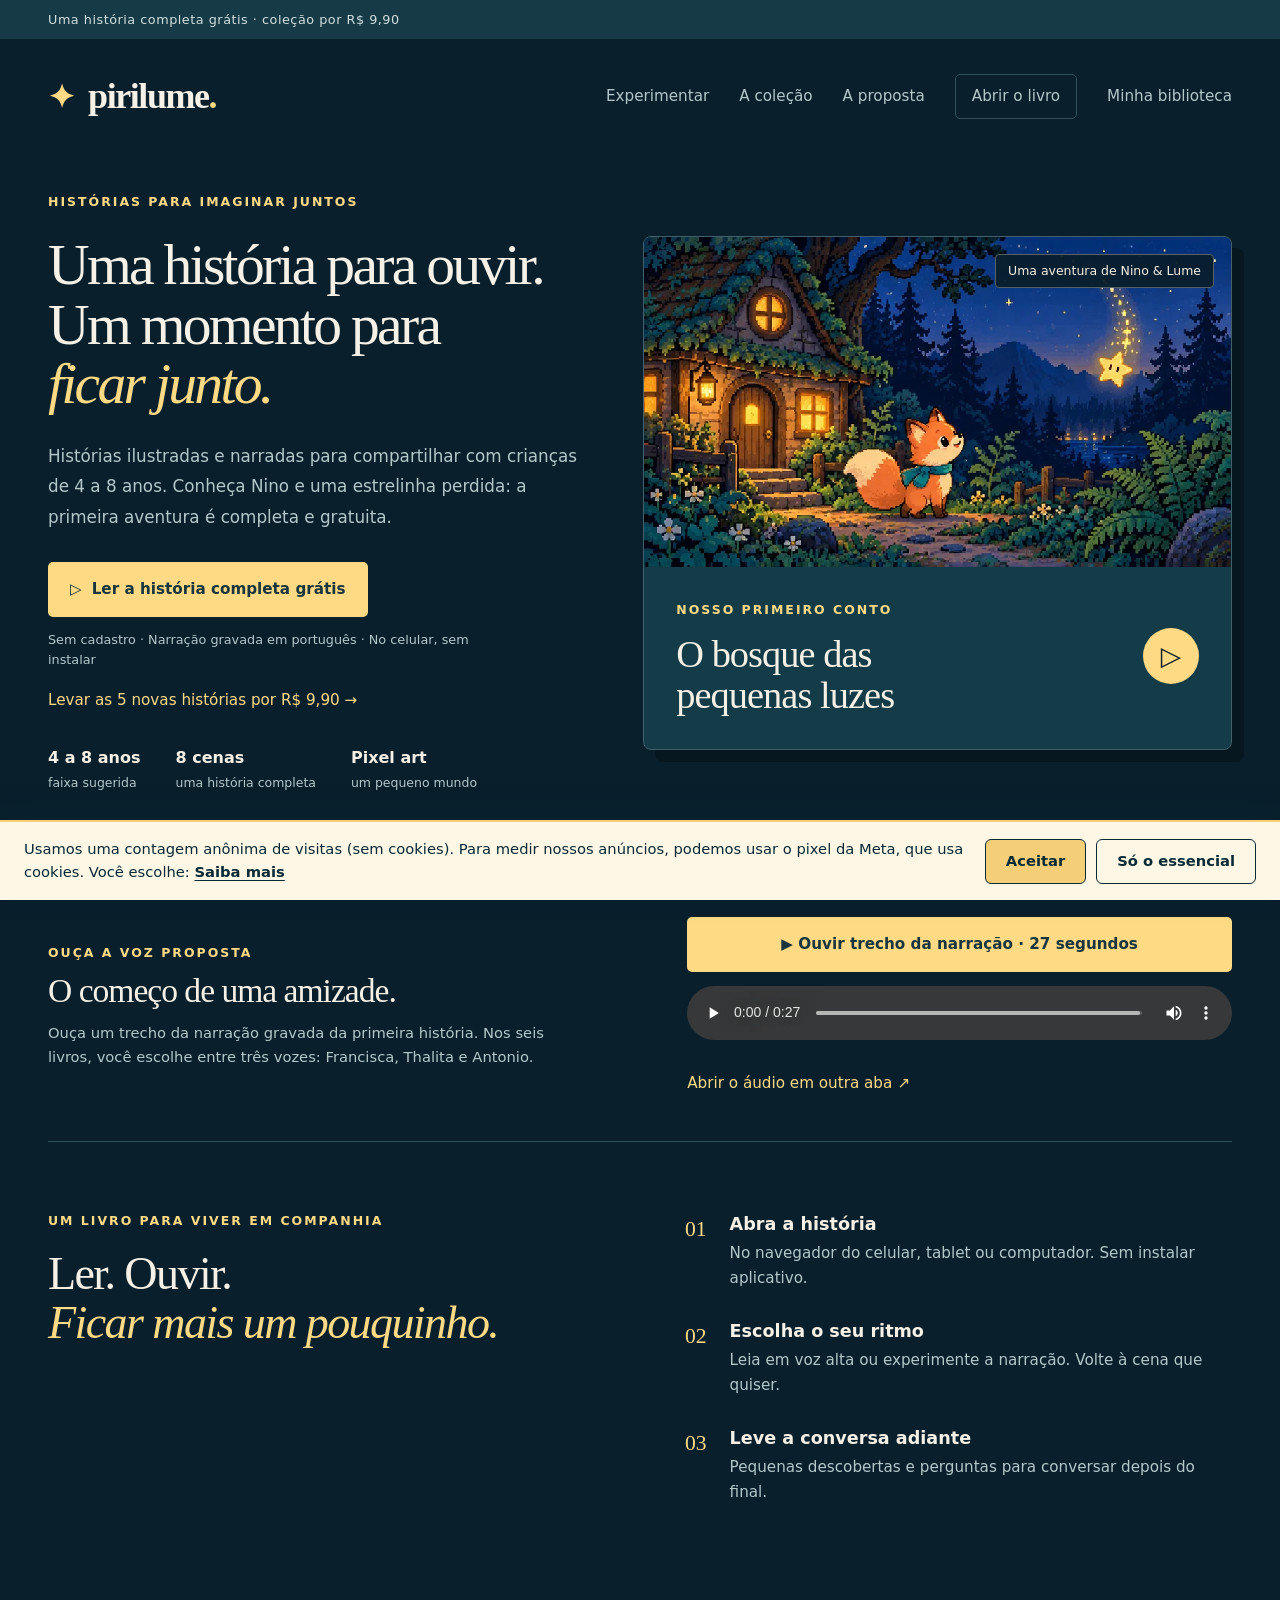
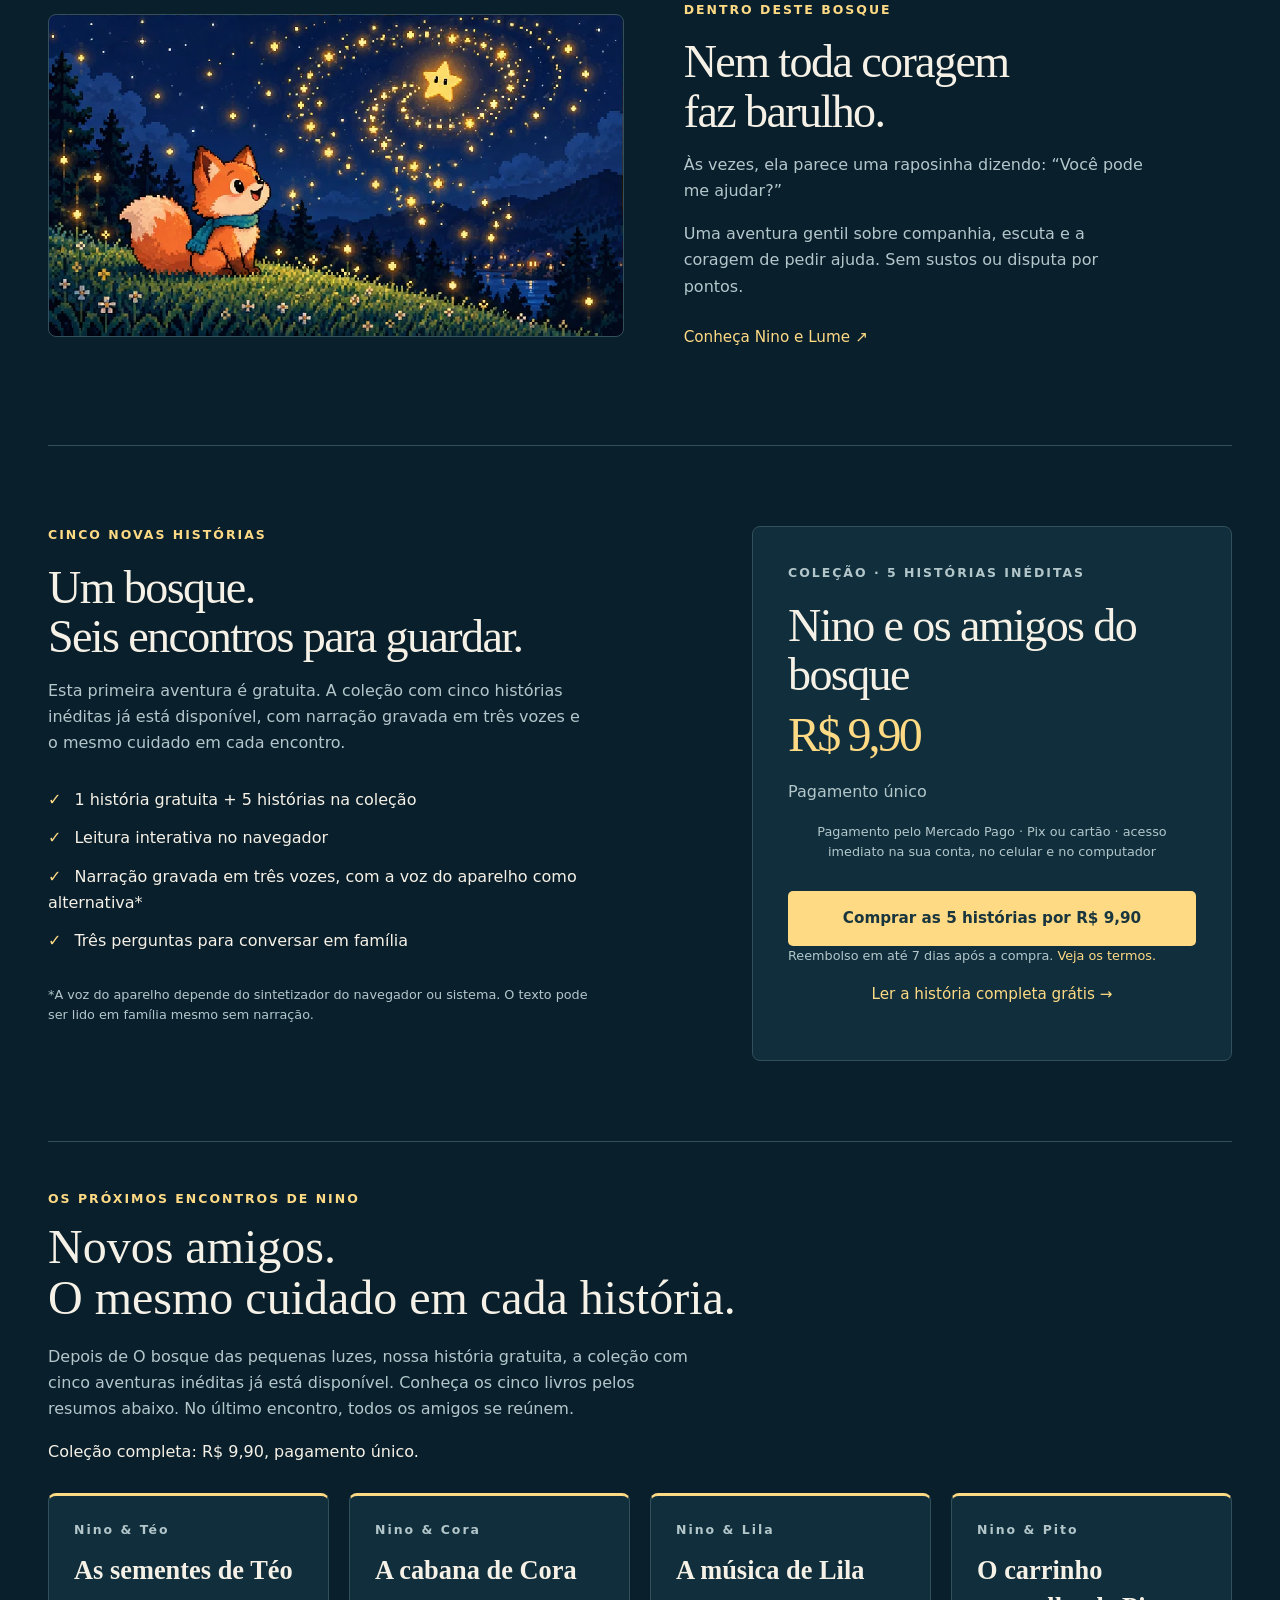
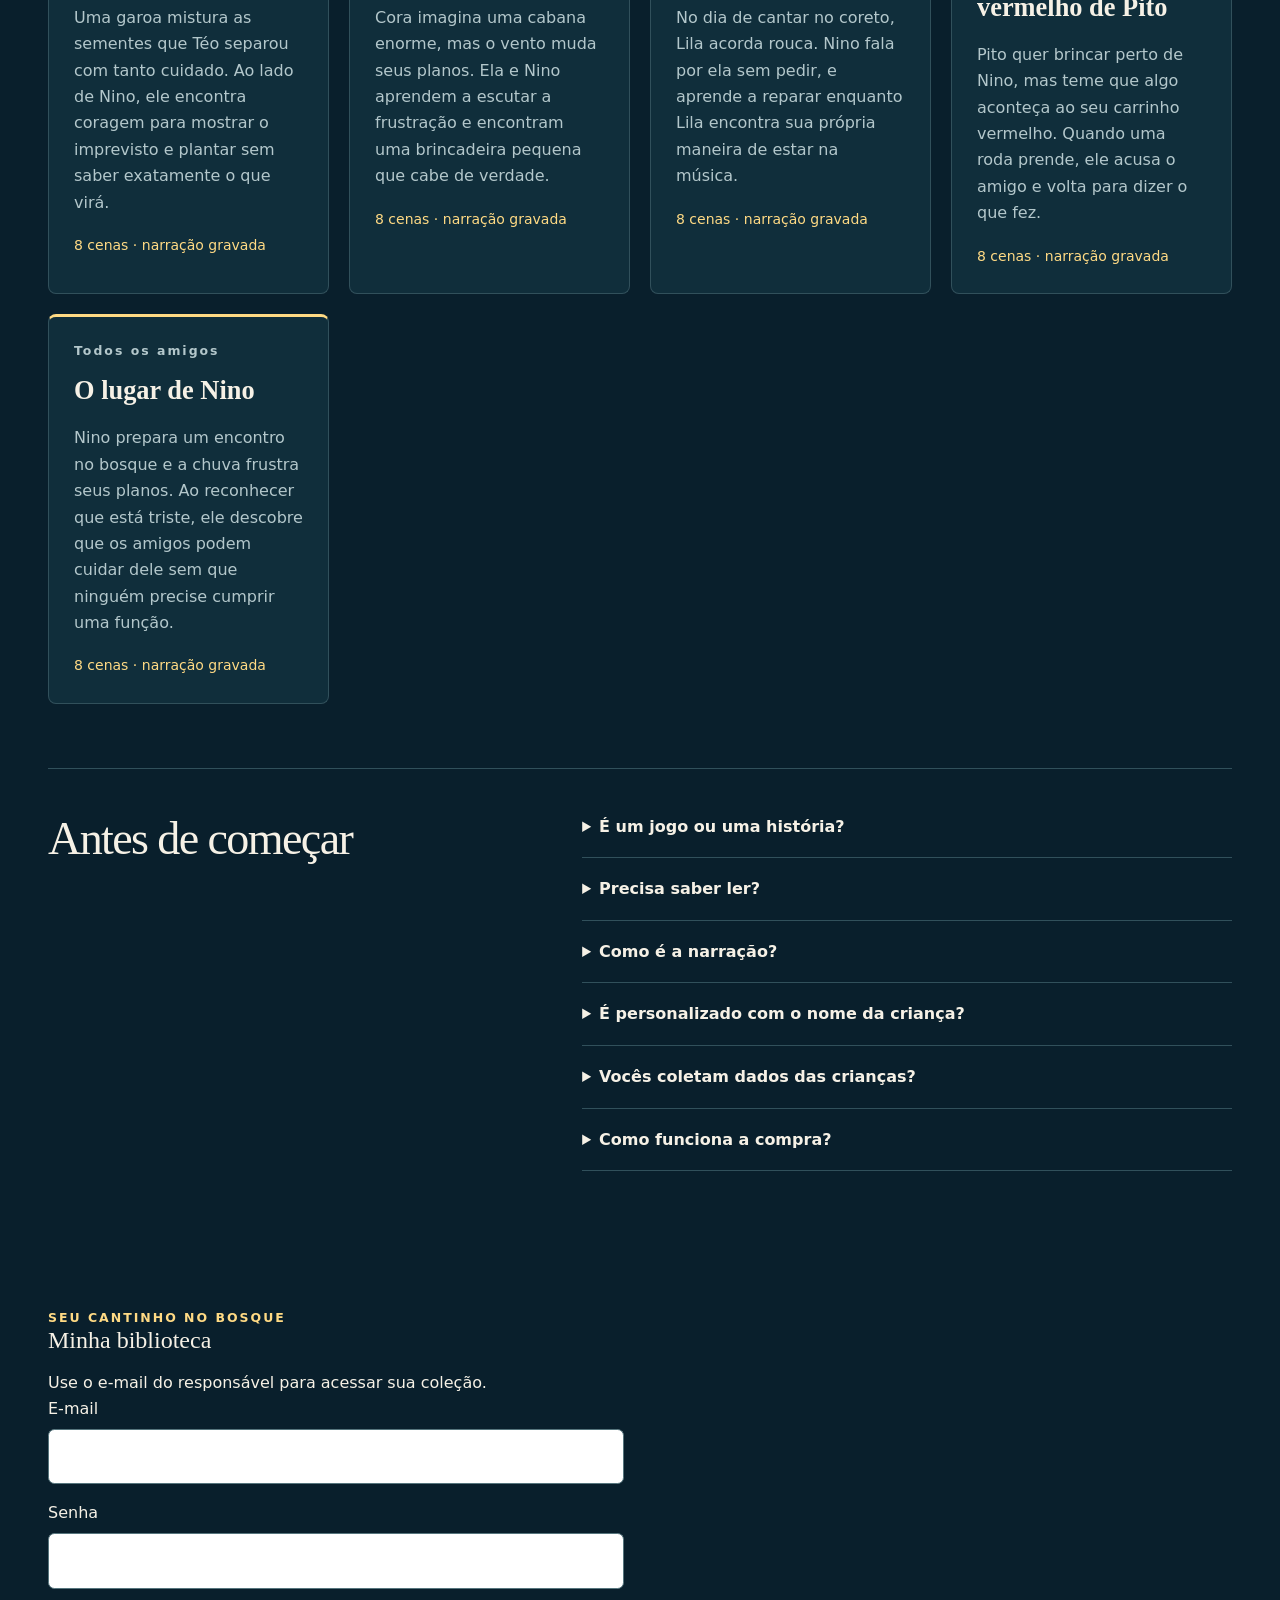
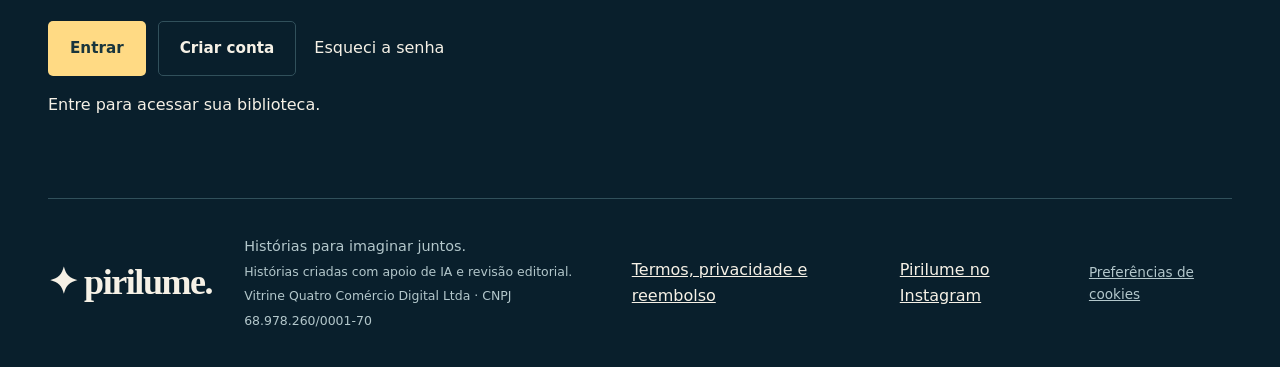
<file: index.html>
<!doctype html>
<html lang="pt-BR">
<head>
  <meta charset="UTF-8"><meta name="viewport" content="width=device-width, initial-scale=1">
  <meta name="theme-color" content="#091f2c">
  <meta name="description" content="Uma história completa grátis e uma coleção de cinco aventuras de Nino e os amigos do bosque, com narração gravada em três vozes. Para ler e ouvir com crianças de 4 a 8 anos. R$ 9,90, pagamento único.">
  <title>Pirilume · Histórias ilustradas para ler e ouvir junto</title>
  <link rel="canonical" href="https://pirilume.github.io/">
  <meta property="og:type" content="website">
  <meta property="og:site_name" content="Pirilume">
  <meta property="og:title" content="Pirilume · Histórias ilustradas para ler e ouvir junto">
  <meta property="og:description" content="Uma história completa grátis e uma coleção de cinco aventuras de Nino e os amigos do bosque, com narração gravada em três vozes. Para ler e ouvir com crianças de 4 a 8 anos. R$ 9,90, pagamento único.">
  <meta property="og:url" content="https://pirilume.github.io/">
  <meta property="og:image" content="https://pirilume.github.io/assets/og-pirilume.jpg">
  <meta property="og:image:width" content="1200">
  <meta property="og:image:height" content="630">
  <meta property="og:locale" content="pt_BR">
  <meta name="twitter:card" content="summary_large_image">
  <meta name="twitter:title" content="Pirilume · Histórias ilustradas para ler e ouvir junto">
  <meta name="twitter:description" content="Uma história completa grátis e uma coleção de cinco aventuras de Nino e os amigos do bosque, com narração gravada em três vozes. Para ler e ouvir com crianças de 4 a 8 anos. R$ 9,90, pagamento único.">
  <meta name="twitter:image" content="https://pirilume.github.io/assets/og-pirilume.jpg">
  <!-- Esconde a home antes do layout: quem chega direto em #livro/... não deve baixar o hero da vitrine. -->
  <script>if(/^#livro\//.test(location.hash))document.documentElement.classList.add('chegada-livro');</script>
  <link rel="stylesheet" href="styles.css?v=collection-1"><link rel="stylesheet" href="book.css?v=collection-1"><script defer src="story.js"></script><script defer src="catalog.js"></script><script defer src="library.js?v=collection-1"></script><script defer src="metrica-config.js"></script><script defer src="metrica.js"></script><script defer src="app.js?v=collection-1"></script><script defer src="book.js?v=collection-1"></script><script defer src="leitura-rapida.js"></script><script defer src="preview.js?v=collection-1"></script>
<script defer src="sales-config.js"></script><script defer src="checkout.js"></script>
<script type="application/ld+json">{"@context":"https://schema.org","@type":"Product","name":"Nino e os amigos do bosque — coleção Pirilume","description":"Coleção de cinco histórias ilustradas de Nino e os amigos do bosque, com narração gravada em três vozes em português do Brasil, para ler e ouvir com crianças de 4 a 8 anos.","image":"https://pirilume.github.io/assets/og-pirilume.jpg","brand":{"@type":"Brand","name":"Pirilume"},"offers":{"@type":"Offer","price":"9.90","priceCurrency":"BRL","availability":"https://schema.org/InStock","url":"https://pirilume.github.io/","seller":{"@type":"Organization","name":"Vitrine Quatro Comércio Digital Ltda"}}}</script>
<link rel="stylesheet" href="access.css"><script defer src="access-config.js"></script><script defer src="access.js"></script></head>
<body>
  <a class="skip-link" href="#main">Pular para o conteúdo</a>
  <div class="review-bar"><span>Uma história completa grátis · coleção por R$ 9,90</span></div>
  <header class="site-header">
    <a class="brand" href="#inicio" aria-label="Pirilume, início"><span class="brand-spark" aria-hidden="true">✦</span> pirilume<span class="brand-dot">.</span></a>
    <nav aria-label="Navegação principal"><a href="#amostra">Experimentar</a><a href="#colecao">A coleção</a><a href="#oferta">A proposta</a><a class="nav-review" href="#ler">Abrir o livro</a></nav>
  </header>
  <main id="main" tabindex="-1">
    <div id="home-view" class="view">
      <section class="hero shell">
        <div class="hero-copy">
          <p class="eyebrow">HISTÓRIAS PARA IMAGINAR JUNTOS</p>
          <h1>Uma história para ouvir.<br>Um momento para <em>ficar junto.</em></h1>
          <p class="hero-lead">Histórias ilustradas e narradas para compartilhar com crianças de 4 a 8 anos. Conheça Nino e uma estrelinha perdida: a primeira aventura é completa e gratuita.</p>
          <a class="button primary" href="#amostra"><span aria-hidden="true">▷</span> Ler a história completa grátis</a>
          <p class="micro">Sem cadastro · Narração gravada em português · No celular, sem instalar</p>
          <p><a class="text-link" href="#oferta">Levar as 5 novas histórias por R$ 9,90 →</a></p>
          <div class="hero-meta"><span>4 a 8 anos<small>faixa sugerida</small></span><span>8 cenas<small>uma história completa</small></span><span>Pixel art<small>um pequeno mundo</small></span></div>
        </div>
        <div class="hero-picture">
          <div class="scene-art art-a quadrant-0 hero-art" role="img" aria-label="Nino, uma raposinha de cachecol azul, vê uma estrela cair perto de sua casinha no bosque."></div>
          <div class="picture-caption"><div><span class="eyebrow">NOSSO PRIMEIRO CONTO</span><h2>O bosque das<br>pequenas luzes</h2></div><a href="#amostra" class="round-button" aria-label="Abrir a história completa">▷</a></div>
          <span class="picture-tag">Uma aventura de Nino & Lume</span>
        </div>
      </section>
      <section class="voice-preview shell" aria-labelledby="voice-preview-heading">
        <div><p class="eyebrow">OUÇA A VOZ PROPOSTA</p><h2 id="voice-preview-heading">O começo de uma amizade.</h2><p>Ouça um trecho da narração gravada da primeira história. Nos seis livros, você escolhe entre três vozes: Francisca, Thalita e Antonio.</p></div>
        <div class="preview-controls"><button id="preview-toggle" type="button" class="button primary" aria-controls="voice-preview-player" aria-pressed="false">▶ Ouvir trecho da narração · 27 segundos</button><audio id="voice-preview-player" controls preload="metadata" src="assets/voice-preview.mp3" aria-label="Trecho de 27 segundos da narração gravada de Nino">Seu navegador não suporta reprodução de áudio.</audio><p id="preview-status" role="status"></p><a class="text-link" href="assets/voice-preview.mp3" target="_blank" rel="noopener">Abrir o áudio em outra aba ↗</a><p id="voice-preview-error" class="micro" role="status" hidden>Não foi possível carregar a prévia. A história em texto continua disponível.</p></div>
      </section>
      <section class="introduction shell">
        <div><p class="eyebrow">UM LIVRO PARA VIVER EM COMPANHIA</p><h2>Ler. Ouvir.<br><em>Ficar mais um pouquinho.</em></h2></div>
        <div class="intro-steps"><article><span>01</span><div><h3>Abra a história</h3><p>No navegador do celular, tablet ou computador. Sem instalar aplicativo.</p></div></article><article><span>02</span><div><h3>Escolha o seu ritmo</h3><p>Leia em voz alta ou experimente a narração. Volte à cena que quiser.</p></div></article><article><span>03</span><div><h3>Leve a conversa adiante</h3><p>Pequenas descobertas e perguntas para conversar depois do final.</p></div></article></div>
      </section>
      <section class="story-window shell"><div class="scene-art art-b quadrant-2" role="img" aria-label="Vagalumes se juntam a Nino e ajudam uma pequena estrela a iluminar o caminho para o céu."></div><div><p class="eyebrow">DENTRO DESTE BOSQUE</p><h2>Nem toda coragem<br>faz barulho.</h2><p>Às vezes, ela parece uma raposinha dizendo: “Você pode me ajudar?”</p><p>Uma aventura gentil sobre companhia, escuta e a coragem de pedir ajuda. Sem sustos ou disputa por pontos.</p><a class="text-link" href="#amostra">Conheça Nino e Lume ↗</a></div></section>
      <section id="offer-section" class="offer shell">
        <div class="offer-description"><p class="eyebrow">CINCO NOVAS HISTÓRIAS</p><h2>Um bosque.<br>Seis encontros para guardar.</h2><p>Esta primeira aventura é gratuita. A coleção com cinco histórias inéditas já está disponível, com narração gravada em três vozes e o mesmo cuidado em cada encontro.</p><ul class="checklist"><li>1 história gratuita + 5 histórias na coleção</li><li>Leitura interativa no navegador</li><li>Narração gravada em três vozes, com a voz do aparelho como alternativa*</li><li>Três perguntas para conversar em família</li></ul><p class="micro">*A voz do aparelho depende do sintetizador do navegador ou sistema. O texto pode ser lido em família mesmo sem narração.</p></div>
        <div class="price-card"><span class="eyebrow">A PRIMEIRA HISTÓRIA É UM PRESENTE</span><h2>Cinco histórias inéditas,<br>disponíveis agora.</h2><p>Cinco histórias inéditas para ler e ouvir junto, com narração gravada em três vozes. Preço de lançamento R$ 9,90, pagamento único, acesso imediato.</p><button class="button primary" id="buy-collection-hero">Comprar a coleção · R$ 9,90</button><a href="#colecao" class="text-link">Conhecer os cinco novos livros ↗</a><p class="micro">Pagamento seguro pelo Mercado Pago. Reembolso em até 7 dias.</p></div>
      </section>
      <section class="collection shell" id="colecao" aria-labelledby="collection-title"><p class="eyebrow">OS PRÓXIMOS ENCONTROS DE NINO</p><h2 id="collection-title">Novos amigos.<br>O mesmo cuidado em cada história.</h2><p class="collection-intro">Depois de O bosque das pequenas luzes, nossa história gratuita, a coleção com cinco aventuras inéditas já está disponível. Conheça os cinco livros pelos resumos abaixo. No último encontro, todos os amigos se reúnem.</p><p class="colecao-intro-leitor" hidden>Sua coleção: cinco aventuras inéditas de Nino e os amigos. Toque num livro para começar a ler.</p><p class="colecao-oferta">Coleção completa: R$ 9,90, pagamento único.</p><div class="collection-grid" id="collection-books"></div></section><section class="faq shell"><h2>Antes de começar</h2><div><details><summary>É um jogo ou uma história?</summary><p>É uma história ilustrada com pequenas interações. Não tem pontuação, competição ou recompensa por tempo de tela.</p></details><details><summary>Precisa saber ler?</summary><p>Não para acompanhar com um adulto. O texto fica disponível para leitura compartilhada. A faixa de 4 a 8 anos é uma sugestão editorial, ainda a validar com famílias.</p></details><details><summary>Como é a narração?</summary><p>Os seis livros têm narração gravada em três vozes em português do Brasil (Francisca, Thalita e Antonio), a mesma em qualquer aparelho. Você escolhe a voz ao abrir o livro e pode pausar, continuar ou avançar. Se preferir, também dá para usar a voz do próprio aparelho.</p></details><details><summary>É personalizado com o nome da criança?</summary><p>Não neste primeiro título. Nino e Lume são personagens fixos. Assim podemos revisar a história inteira e manter texto, imagens e áudio consistentes.</p></details><details><summary>Vocês coletam dados das crianças?</summary><p>Esta prévia não pede nome, foto, idade exata, cadastro ou contato. Usamos uma contagem anônima de visitas (GoatCounter), sem cookies e sem identificar você. Para medir nossos anúncios, podemos usar o pixel da Meta, que usa cookies: ele só é ativado se você aceitar no aviso da página, e você pode mudar a escolha em "Preferências de cookies" no rodapé. A narração é um arquivo de áudio servido pelo site; se você escolher a voz do aparelho, ela usa o sintetizador do próprio navegador.</p></details><details id="faq-compra"><summary>Como funciona a compra?</summary><p>Você cria uma conta com e-mail e senha, paga R$ 9,90 pelo Mercado Pago (Pix ou cartão) e os cinco livros são liberados na sua biblioteca em qualquer aparelho ao entrar na conta. Reembolso em até 7 dias, veja os <a href="termos.html">termos</a>.</p></details></div></section>
    </div>
    <section id="reader-view" class="view reader shell" hidden aria-labelledby="reader-heading">
      <div class="reader-heading"><div><p class="eyebrow" id="reader-mode">HISTÓRIA COMPLETA · GRATUITA</p><h1 id="reader-heading">O bosque das pequenas luzes</h1></div><div class="reader-heading-actions"><label class="book-picker-label" for="book-picker">Escolher livro<select id="book-picker"></select></label><button id="fullscreen-book" type="button" aria-pressed="false" hidden>Tela cheia</button><button id="close-book" class="text-link" hidden>Fechar o livro</button><a href="#inicio" class="text-link">Voltar à vitrine</a></div></div>
      <p id="fullscreen-status" role="status"></p><div id="book-cover" class="book-cover"><div class="cover-face"><p class="eyebrow">PIRILUME · UMA AVENTURA DE NINO</p><h2 id="cover-title">O bosque das pequenas luzes</h2><div id="cover-art" class="scene-art art-a quadrant-0" role="img" aria-label="Nino encontra uma pequena luz no jardim"></div><p id="cover-subtitle">Uma história para descobrir juntos.</p><button id="open-book" class="button primary">Abrir o livro</button></div><label class="cover-voice" for="initial-voice">Quem vai contar esta história?<select id="initial-voice"><option value="">Automática · português</option></select><small>Escolha uma voz disponível no seu aparelho ou leia em família.</small></label></div><div class="reader-layout"><div class="reader-visual"><div id="reader-art" class="scene-art art-a quadrant-0" role="img"></div><div class="scene-topline"><span id="scene-counter">CENA 1 DE 8</span><span id="scene-friends">Nino & Lume</span></div></div><div class="reader-page" id="reader-page"><p class="eyebrow" id="chapter-kicker"></p><h2 id="chapter-title"></h2><div id="story-text"></div><p id="offer-strip" class="offer-strip" hidden>Nino tem mais quatro amigos no bosque. <button type="button" id="offer-strip-buy">Conhecer a coleção · R$ 9,90</button></p><div id="offer-mid" class="end-upsell" hidden><p class="eyebrow">A COLEÇÃO PIRILUME</p><h3>Nino tem mais quatro amigos</h3><p>Téo, Cora, Lila e Pito. Cinco histórias novas, ilustradas e narradas nas mesmas vozes, para ler junto do mesmo jeito. R$ 9,90, pagamento único, acesso imediato.</p><button type="button" class="button primary" id="offer-mid-buy">Conhecer a coleção · R$ 9,90</button></div><div id="discovery-box"><p id="interaction-cue" role="status" aria-live="polite" hidden></p><button id="discovery-button" class="discovery-button"></button><p id="discovery-answer" hidden aria-live="polite"></p></div></div></div>
      <div class="reader-controls"><div class="voice-controls"><button id="speak-button" class="button primary">▷ Ouvir cena</button><button id="stop-button" class="button secondary" disabled>Parar</button><label class="voice-label" for="voice-select">Escolha sua voz<select id="voice-select"><option value="">Automática · português</option></select></label><label class="auto-label"><input id="auto-advance" type="checkbox"> Narração contínua com pausa para interagir</label></div><div class="page-controls"><button id="prev-button" class="button secondary" aria-label="Cena anterior">← Anterior</button><button id="next-button" class="button secondary">Próxima →</button></div></div>
      <p class="voice-note" id="voice-status" role="status">Narração gravada em três vozes. Toque em Ouvir cena para começar.</p>
      <nav id="chapter-nav" class="chapter-nav" aria-label="Cenas da história"></nav>
      <div id="reader-end" class="reader-end" hidden><p class="eyebrow">A HISTÓRIA ACABA. A CONVERSA CONTINUA.</p><h2 id="end-title">Qual foi a sua pequena luz hoje?</h2><div id="end-questions" class="questions"><p>Quem ajudou Nino, mesmo sem carregar a estrela?</p><p>Você lembra de uma vez em que pediu ajuda?</p><p>Que pequena ajuda podemos oferecer amanhã?</p></div><div id="end-upsell" class="end-upsell" hidden><p class="eyebrow">A HISTÓRIA CONTINUA</p><h3>Nino e os amigos do bosque</h3><p>Cinco histórias novas, ilustradas e narradas, para ler e ouvir junto. R$ 9,90, pagamento único, acesso imediato.</p><button type="button" class="button primary" id="end-upsell-buy">Conhecer a coleção · R$ 9,90</button><a class="text-link" href="#colecao">Ver os cinco livros</a></div><div id="end-next" class="end-upsell" hidden><p class="eyebrow">CONTINUAR A LEITURA</p><h3 id="end-next-title"></h3><button type="button" class="button primary" id="end-next-button">Próxima história</button><a class="button primary" id="end-next-link" href="#biblioteca" hidden>Voltar à biblioteca</a></div><button class="button secondary" id="restart-button">Ler outra vez</button></div>
      <div id="sample-end" class="reader-end" hidden><p class="eyebrow">FIM DA AMOSTRA</p><h2>O bosque ainda guarda uma surpresa.</h2><p>Na versão completa, Nino e Lume encontram um riacho, um morro e uma ajuda inesperada.</p><a class="button primary" href="#oferta">Ver a proposta do produto</a><p class="micro">Esta é a amostra gratuita. As outras cinco histórias estão na coleção paga.</p></div>
      <div id="leitura-rapida" hidden>
        <button type="button" id="lr-ouvir" class="button primary">▷ Ouvir cena</button>
        <span id="lr-contador" aria-hidden="true"></span>
        <button type="button" id="lr-proxima" class="button secondary">Próxima →</button>
      </div>
    </section>
    <noscript><p class="shell">A leitura por cenas precisa de JavaScript ativado. A vitrine continua disponível acima.</p></noscript>
  </main>
  <footer class="site-footer shell"><a class="brand" href="#inicio">✦ pirilume.</a><p>Histórias para imaginar juntos.<br><span>Histórias criadas com apoio de IA e revisão editorial.</span><br><span>Vitrine Quatro Comércio Digital Ltda · CNPJ 68.978.260/0001-70</span></p><a href="termos.html">Termos, privacidade e reembolso</a><a href="https://www.instagram.com/pirilume.contos/">Pirilume no Instagram</a><a href="termos.html#privacidade" id="cookie-preferences">Preferências de cookies</a></footer>
  <div id="toast" class="toast" role="status" hidden></div>
</body></html>
</file>
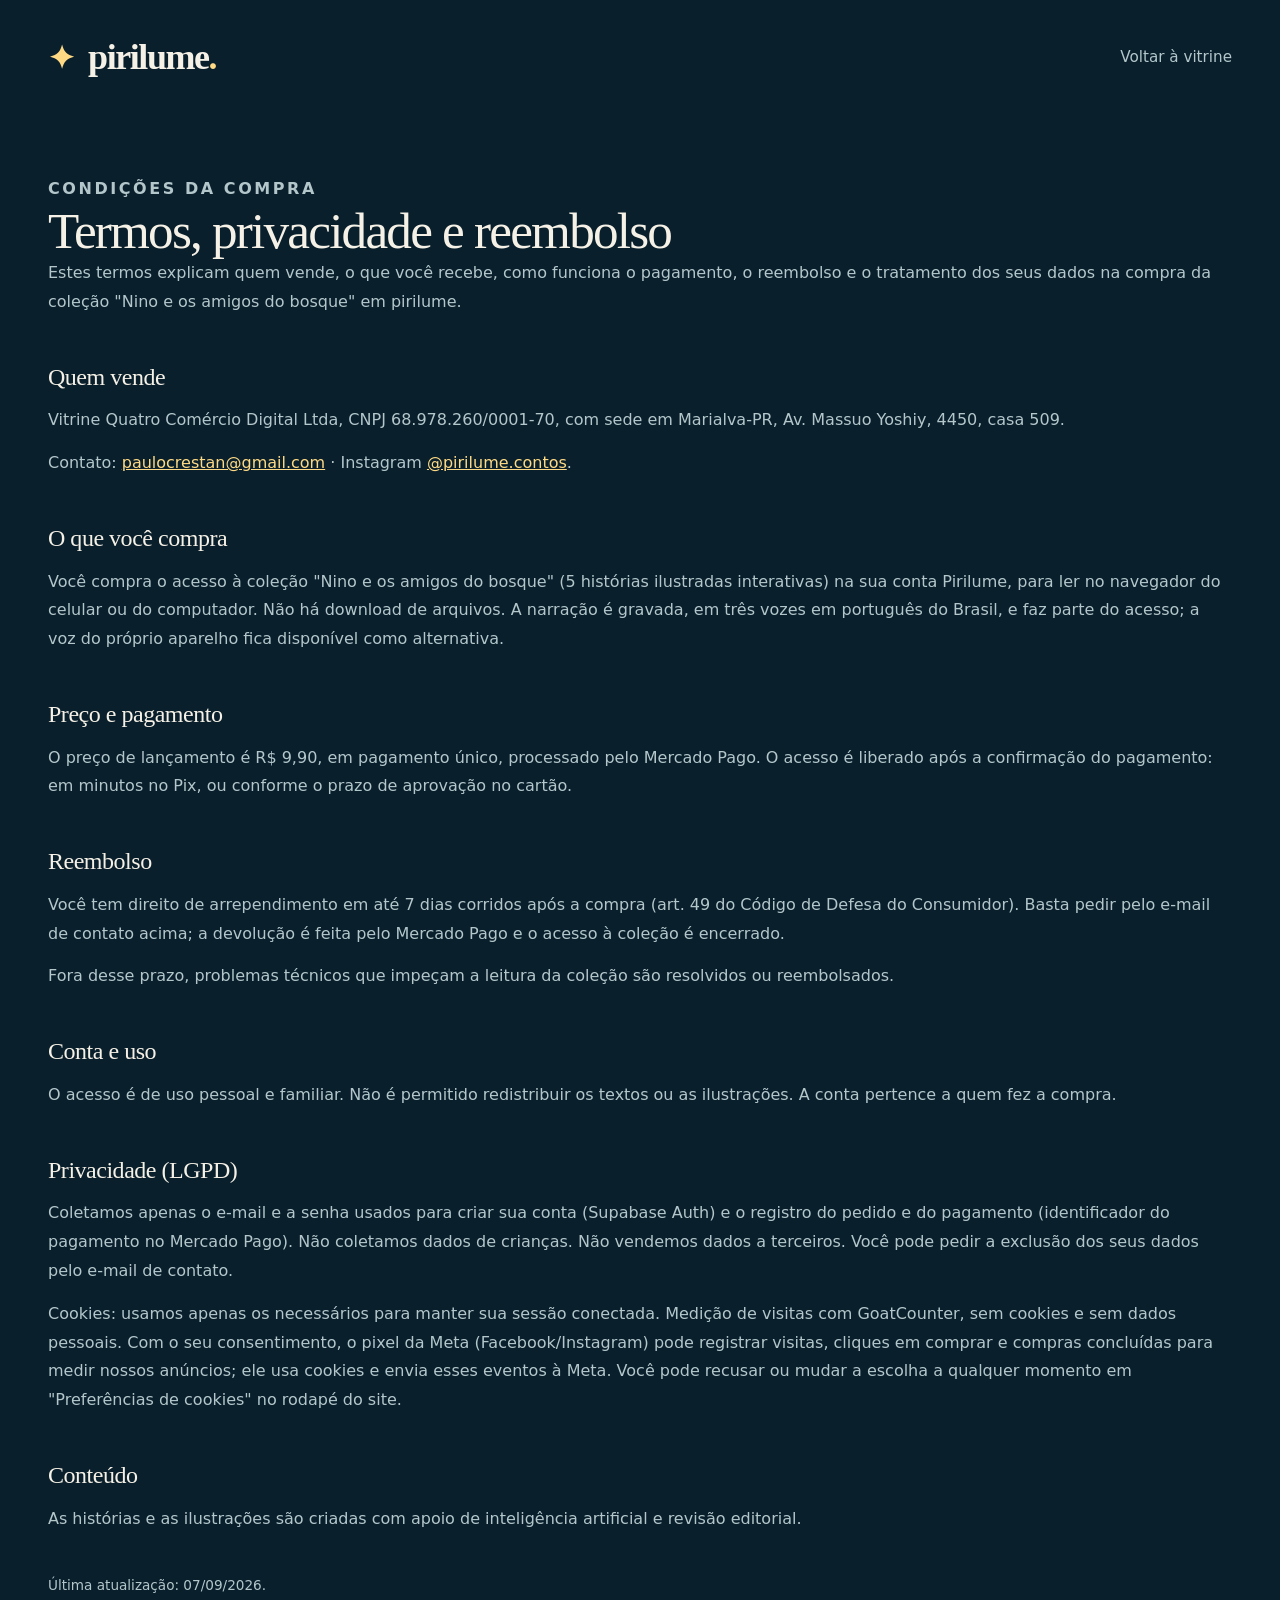
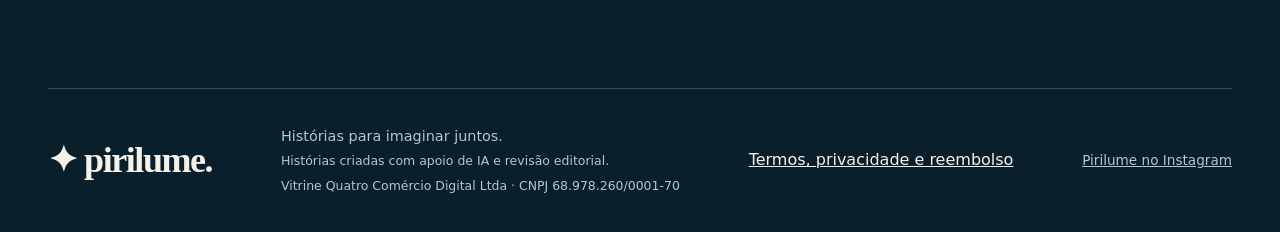
<file: termos.html>
<!doctype html>
<html lang="pt-BR">
<head>
  <meta charset="UTF-8"><meta name="viewport" content="width=device-width, initial-scale=1">
  <meta name="theme-color" content="#091f2c">
  <meta name="description" content="Pirilume: termos de compra, privacidade e reembolso da coleção Nino e os amigos do bosque.">
  <meta name="robots" content="noindex,follow">
  <title>Pirilume · Termos, privacidade e reembolso</title>
  <link rel="stylesheet" href="styles.css?v=collection-1">
  <style>
    .terms-shell{padding-block:60px 90px}
    .terms-shell h1{font-size:clamp(2.2rem,4vw,3.2rem);letter-spacing:-.035em}
    .terms-shell h2{font-size:1.5rem;letter-spacing:-.02em;margin-top:48px}
    .terms-shell p,.terms-shell li{color:var(--muted);font-size:1rem;line-height:1.8}
    .terms-shell p+p{margin-top:14px}
    .terms-shell ul{padding-left:20px;margin-top:10px}
    .terms-shell .updated{margin-top:40px;font-size:.85rem;color:var(--muted)}
    .terms-shell a{color:var(--gold)}
  </style>
</head>
<body>
  <a class="skip-link" href="#main">Pular para o conteúdo</a>
  <header class="site-header">
    <a class="brand" href="index.html" aria-label="Pirilume, início"><span class="brand-spark" aria-hidden="true">✦</span> pirilume<span class="brand-dot">.</span></a>
    <nav aria-label="Navegação principal"><a href="index.html">Voltar à vitrine</a></nav>
  </header>
  <main id="main" tabindex="-1">
    <section class="terms-shell shell">
      <p class="eyebrow">CONDIÇÕES DA COMPRA</p>
      <h1>Termos, privacidade e reembolso</h1>
      <p>Estes termos explicam quem vende, o que você recebe, como funciona o pagamento, o reembolso e o tratamento dos seus dados na compra da coleção "Nino e os amigos do bosque" em pirilume.</p>

      <h2>Quem vende</h2>
      <p>Vitrine Quatro Comércio Digital Ltda, CNPJ 68.978.260/0001-70, com sede em Marialva-PR, Av. Massuo Yoshiy, 4450, casa 509.</p>
      <p>Contato: <a href="mailto:paulocrestan@gmail.com">paulocrestan@gmail.com</a> · Instagram <a href="https://www.instagram.com/pirilume.contos/" target="_blank" rel="noopener">@pirilume.contos</a>.</p>

      <h2>O que você compra</h2>
      <p>Você compra o acesso à coleção "Nino e os amigos do bosque" (5 histórias ilustradas interativas) na sua conta Pirilume, para ler no navegador do celular ou do computador. Não há download de arquivos. A narração é gravada, em três vozes em português do Brasil, e faz parte do acesso; a voz do próprio aparelho fica disponível como alternativa.</p>

      <h2>Preço e pagamento</h2>
      <p>O preço de lançamento é R$ 9,90, em pagamento único, processado pelo Mercado Pago. O acesso é liberado após a confirmação do pagamento: em minutos no Pix, ou conforme o prazo de aprovação no cartão.</p>

      <h2>Reembolso</h2>
      <p>Você tem direito de arrependimento em até 7 dias corridos após a compra (art. 49 do Código de Defesa do Consumidor). Basta pedir pelo e-mail de contato acima; a devolução é feita pelo Mercado Pago e o acesso à coleção é encerrado.</p>
      <p>Fora desse prazo, problemas técnicos que impeçam a leitura da coleção são resolvidos ou reembolsados.</p>

      <h2>Conta e uso</h2>
      <p>O acesso é de uso pessoal e familiar. Não é permitido redistribuir os textos ou as ilustrações. A conta pertence a quem fez a compra.</p>

      <h2 id="privacidade">Privacidade (LGPD)</h2>
      <p>Coletamos apenas o e-mail e a senha usados para criar sua conta (Supabase Auth) e o registro do pedido e do pagamento (identificador do pagamento no Mercado Pago). Não coletamos dados de crianças. Não vendemos dados a terceiros. Você pode pedir a exclusão dos seus dados pelo e-mail de contato.</p>
      <p>Cookies: usamos apenas os necessários para manter sua sessão conectada. Medição de visitas com GoatCounter, sem cookies e sem dados pessoais. Com o seu consentimento, o pixel da Meta (Facebook/Instagram) pode registrar visitas, cliques em comprar e compras concluídas para medir nossos anúncios; ele usa cookies e envia esses eventos à Meta. Você pode recusar ou mudar a escolha a qualquer momento em "Preferências de cookies" no rodapé do site.</p>

      <h2>Conteúdo</h2>
      <p>As histórias e as ilustrações são criadas com apoio de inteligência artificial e revisão editorial.</p>

      <p class="updated">Última atualização: 07/09/2026.</p>
    </section>
  </main>
  <footer class="site-footer shell"><a class="brand" href="#inicio">✦ pirilume.</a><p>Histórias para imaginar juntos.<br><span>Histórias criadas com apoio de IA e revisão editorial.</span><br><span>Vitrine Quatro Comércio Digital Ltda · CNPJ 68.978.260/0001-70</span></p><a href="termos.html">Termos, privacidade e reembolso</a><a href="https://www.instagram.com/pirilume.contos/">Pirilume no Instagram</a></footer>
</body></html>
</file>
<file: styles.css>
:root{color-scheme:dark;--bg:#091f2c;--panel:#102e3b;--ink:#f6f1e6;--muted:#b3c7cb;--gold:#ffda84;--line:#31505b;--soft:#163946;--paper:#f5f0e4;--paper-ink:#223a40;--serif:Georgia,'Times New Roman',serif;--sans:ui-sans-serif,system-ui,-apple-system,BlinkMacSystemFont,'Segoe UI',sans-serif}
*{box-sizing:border-box}html{scroll-behavior:smooth;scroll-padding-top:30px}body{margin:0;background:var(--bg);color:var(--ink);font:1rem/1.65 var(--sans)}button,input,select{font:inherit}button,a,input,select,summary{-webkit-tap-highlight-color:transparent}button,a{touch-action:manipulation}button{cursor:pointer}button:disabled{cursor:not-allowed;opacity:.6}a{color:inherit}img{max-width:100%}h1,h2,h3,p{margin:0}h1,h2{font-family:var(--serif);font-weight:400;line-height:1.07}h3{font-size:1.1rem;font-weight:650;line-height:1.4}p+p{margin-top:1rem}h2+p,h3+p{margin-top:1rem}em{font-weight:400;color:var(--gold)}[hidden]{display:none!important}a,button,input,select,summary{outline-offset:5px}:focus-visible{outline:3px solid var(--gold)}.shell{max-width:1320px;width:calc(100% - 96px);margin-inline:auto}.skip-link{position:fixed;top:-70px;left:20px;background:var(--gold);color:var(--bg);padding:12px;z-index:99}.skip-link:focus{top:15px}.review-bar{display:flex;justify-content:space-between;gap:16px;padding:9px 48px;background:#173b46;color:#d0dfe0;font-size:.8rem;letter-spacing:.04em}.review-bar a{white-space:nowrap;text-underline-offset:4px}.site-header{display:flex;justify-content:space-between;align-items:center;gap:24px;max-width:1416px;margin:auto;padding:28px 48px}.brand{font-family:var(--serif);font-size:2.25rem;letter-spacing:-.04em;text-decoration:none;font-weight:700;white-space:nowrap}.brand-spark,.brand-dot{color:var(--gold)}.brand-spark{display:inline-block;font-size:2rem;margin-right:7px}.site-header nav{display:flex;gap:30px;align-items:center;font-size:.95rem}.site-header nav a{text-decoration:none;color:var(--muted)}.site-header nav a:hover{color:var(--gold)}.nav-review{border:1px solid var(--line);padding:9px 16px;border-radius:5px}.eyebrow{font-size:.78rem;line-height:1.5;letter-spacing:.16em;font-weight:650;color:var(--gold)}.hero{display:grid;grid-template-columns:1fr 1.1fr;gap:60px;align-items:center;padding-top:38px;padding-bottom:88px}.hero h1{font-size:clamp(2.8rem,4.5vw,4.9rem);letter-spacing:-.047em;margin-top:24px;line-height:1.03}.hero h1 em{display:block}.hero-lead{max-width:540px;color:var(--muted);margin-top:28px;font-size:1.05rem;line-height:1.8}.button{display:inline-flex;align-items:center;justify-content:center;gap:10px;padding:14px 21px;min-height:48px;border:1px solid transparent;border-radius:5px;font-size:.95rem;font-weight:650;text-decoration:none;transition:background .15s,transform .15s}.button:hover:not(:disabled){transform:translateY(-2px)}.primary{background:var(--gold);color:#19353d}.primary:hover:not(:disabled){background:#ffe6ac}.secondary{background:transparent;color:var(--ink);border-color:var(--line)}.secondary:hover:not(:disabled){background:var(--soft)}.hero .button{margin-top:30px}.micro{font-size:.8rem;line-height:1.6;color:var(--muted)}.hero .micro{margin-top:13px;max-width:450px}.hero-meta{display:flex;gap:35px;margin-top:32px}.hero-meta>span{font-size:1rem;font-weight:650}.hero-meta small{display:block;font-size:.78rem;font-weight:400;color:var(--muted);margin-top:1px}.hero-picture{position:relative;background:#133b48;border:1px solid #41606b;border-radius:8px;box-shadow:12px 12px 0 #061720;overflow:hidden}.scene-art{width:100%;aspect-ratio:16/9;background-size:200% 200%;background-repeat:no-repeat;background-color:#113544;image-rendering:pixelated}.art-a{background-image:url('assets/scene-sheet-a.webp')}.art-b{background-image:url('assets/scene-sheet-b.webp')}.quadrant-0{background-position:0% 0%}.quadrant-1{background-position:100% 0%}.quadrant-2{background-position:0% 100%}.quadrant-3{background-position:100% 100%}.picture-caption{padding:29px 32px 33px;display:flex;align-items:center;justify-content:space-between;gap:20px}.picture-caption h2{font-size:clamp(1.8rem,3vw,3rem);margin-top:12px;letter-spacing:-.025em}.round-button{width:56px;height:56px;min-width:56px;border-radius:50%;background:var(--gold);color:var(--bg);display:grid;place-items:center;font-size:1.65rem;text-decoration:none}.picture-tag{position:absolute;top:17px;right:17px;background:#091f2cee;border:1px solid #536264;color:var(--ink);padding:6px 12px;font-size:.78rem;border-radius:4px}.introduction{display:grid;grid-template-columns:1fr 1fr;gap:90px;border-top:1px solid var(--line);padding-block:70px}.introduction h2,.story-window h2,.offer h2,.faq h2{font-size:clamp(2.25rem,3.6vw,3.6rem);letter-spacing:-.035em;margin-top:18px}.intro-steps{display:flex;flex-direction:column;gap:28px}.intro-steps article{display:flex;gap:23px}.intro-steps article>span{font-family:var(--serif);font-size:1.35rem;color:var(--gold)}.intro-steps p{color:var(--muted);font-size:.95rem;margin-top:4px}.story-window{display:grid;grid-template-columns:1.05fr 1fr;gap:60px;align-items:center;padding-block:26px 95px}.story-window .scene-art{border-radius:8px;border:1px solid var(--line)}.story-window p:not(.eyebrow){color:var(--muted);max-width:470px}.text-link{font-size:.95rem;color:var(--gold);text-decoration:none;text-underline-offset:5px}.text-link:hover{text-decoration:underline}.story-window .text-link{display:inline-block;margin-top:25px}.offer{display:grid;grid-template-columns:1.3fr 1fr;gap:80px;border-top:1px solid var(--line);padding-block:80px}.offer-description>p:not(.eyebrow){max-width:540px;color:var(--muted)}.checklist{list-style:none;padding:0;margin:24px 0}.checklist li{padding:6px 0}.checklist li:before{content:'✓';color:var(--gold);margin-right:13px}.price-card{background:var(--panel);border:1px solid var(--line);padding:37px 35px;border-radius:8px;align-self:center}.price{font-family:var(--serif);font-size:6rem;line-height:1.2;letter-spacing:-.06em;margin-top:20px;white-space:nowrap}.price small{font-family:var(--sans);font-size:1.2rem;letter-spacing:0;margin-right:9px}.price>span{font-size:3rem;letter-spacing:-.06em}.price-card>p{color:var(--muted)}.price-card .button{display:flex;width:100%;margin-top:28px}.price-card .text-link{display:block;text-align:center;margin:16px 0}.price-card .micro{text-align:center}.faq{display:grid;grid-template-columns:1fr 1.4fr;gap:70px;padding-block:45px 90px;border-top:1px solid var(--line)}.faq h2{margin:0}.faq details{border-bottom:1px solid var(--line);padding:18px 0}.faq details:first-child{padding-top:0}summary{cursor:pointer;font-size:1rem;font-weight:650;line-height:1.6}.faq details p{color:var(--muted);font-size:.95rem;margin-top:15px}.site-footer{border-top:1px solid var(--line);padding-block:35px;display:flex;gap:32px;align-items:center;justify-content:space-between}.site-footer p{font-size:.9rem;color:var(--muted);line-height:1.7}.site-footer p span{font-size:.78rem}.site-footer>a:last-child{font-size:.85rem;color:var(--muted)}
.reader{padding-block:22px 65px;display:flex;flex-direction:column}.reader-heading{order:1;display:flex;align-items:center;justify-content:space-between;gap:24px;padding-block:0 26px}.reader-heading h1{font-size:clamp(1.8rem,3.3vw,3rem);margin-top:10px;letter-spacing:-.025em}.reader-heading>a{white-space:nowrap}.reader-layout{order:4;display:grid;grid-template-columns:1.1fr 1fr;align-items:start;gap:0;border:1px solid var(--line);border-radius:8px;overflow:hidden;background:var(--paper);color:var(--paper-ink)}.reader-visual{background:#0b2430;color:var(--muted);position:sticky;top:0}.scene-topline{display:flex;justify-content:space-between;font-size:.8rem;padding:13px 20px;color:var(--muted)}.reader-page{padding:32px 36px}.reader-page .eyebrow{color:#5a6f50;font-size:.75rem}.reader-page h2{font-size:clamp(1.7rem,2.6vw,2.5rem);letter-spacing:-.025em;margin-block:12px 22px}.reader-page p{font-size:1.03rem;line-height:1.9}.reader-page #story-text p{border-left:3px solid transparent;padding-left:12px;margin-left:-15px;transition:background .2s}.reader-page #story-text p.is-speaking{background:#e5dec8;border-left-color:#a96b1b}.discovery-button{background:#e0e8dc;border:1px solid #9cafa1;border-radius:4px;padding:10px 15px;margin-top:22px;line-height:1.5;color:#254334;text-align:left;font-size:.9rem}.discovery-button:before{content:'✦';margin-right:9px;color:#77582d}#discovery-answer{margin-top:12px;font-size:.95rem;color:#506048}#discovery-button:focus-visible{outline-color:#567659}.reader-controls{order:2;display:flex;align-items:center;justify-content:space-between;gap:16px;padding:3px 0 14px;flex-wrap:wrap}.voice-controls{display:flex;align-items:center;gap:10px;flex-wrap:wrap}.voice-controls .button,.page-controls .button{padding:11px 16px;min-height:46px}.voice-label{font-size:.78rem;display:flex;flex-direction:column;gap:4px;color:var(--muted);max-width:230px}.voice-label select{font-size:.85rem;background:var(--panel);border:1px solid var(--line);border-radius:4px;color:var(--ink);max-width:230px;padding:7px 10px}.auto-label{font-size:.82rem;color:var(--muted);max-width:175px;line-height:1.5;display:flex;align-items:flex-start;gap:7px;cursor:pointer}.auto-label input{margin-top:4px;width:17px;height:17px;flex:0 0 auto;accent-color:var(--gold)}.page-controls{display:flex;gap:10px}.voice-note{order:3;font-size:.82rem;color:var(--muted);margin-bottom:20px}.chapter-nav{order:5;display:flex;justify-content:center;gap:11px;flex-wrap:wrap;margin-top:26px}.chapter-nav button{width:44px;height:44px;border-radius:4px;border:1px solid var(--line);color:var(--muted);background:transparent;font-size:.9rem}.chapter-nav button[aria-current=step]{background:var(--gold);color:var(--bg);border-color:var(--gold)}.reader-end{order:6;padding:45px;text-align:center;background:var(--panel);border:1px solid var(--line);margin-top:28px;border-radius:8px}.reader-end h2{font-size:2.6rem;letter-spacing:-.03em;margin:14px 0 22px}.reader-end>.button{margin-top:22px}.reader-end>.micro{margin-top:18px}.questions{display:grid;grid-template-columns:repeat(3,1fr);gap:25px;margin-top:30px}.questions p{color:var(--muted);margin:0;font-size:1rem}
.launch{padding-block:30px 80px}.launch-heading{display:flex;align-items:center;justify-content:space-between;gap:24px}.launch-heading h1{font-size:clamp(2.7rem,5vw,5rem);letter-spacing:-.045em;margin-top:20px}.launch-heading p:not(.eyebrow){color:var(--muted);margin-top:20px;max-width:680px}.status-chip{background:var(--panel);border:1px solid var(--line);padding:8px 15px;border-radius:4px;font-size:.85rem;white-space:nowrap}.launch-alert{background:#3b3528;border-left:3px solid var(--gold);padding:22px 25px;margin-top:30px;font-size:.98rem;color:#eee0bf}.launch-alert strong{display:block;margin-bottom:6px;color:var(--gold)}.kit-nav{display:flex;gap:12px;flex-wrap:wrap;margin-top:28px}.kit-nav a{border:1px solid var(--line);padding:8px 17px;border-radius:4px;font-size:.92rem;text-decoration:none}.kit-nav a:hover{background:var(--soft)}.kit-section{padding-block:60px;border-bottom:1px solid var(--line);scroll-margin-top:20px}.kit-section>h2{font-size:clamp(2rem,3.5vw,3.4rem);letter-spacing:-.035em;max-width:850px;margin-top:14px}.kit-section>p:not(.eyebrow){max-width:900px;color:var(--muted)}.large-copy{font-family:var(--serif);font-size:1.6rem;line-height:1.5}.decision-grid{display:grid;grid-template-columns:1fr 1fr;gap:30px;margin-top:32px}.decision-grid article{background:var(--panel);padding:28px;border:1px solid var(--line);border-radius:6px}.decision-grid p{color:var(--muted);font-size:.97rem}.decision-grid h3:not(:first-child){margin-top:27px}.note,.source-note{font-size:.86rem;line-height:1.75;color:var(--muted);margin-top:22px!important}.source-note a,.aside-note a{color:var(--gold)}.funnel{list-style:none;padding:0;display:flex;flex-direction:column;margin-top:35px;gap:0}.funnel>li{display:flex;gap:22px;padding-bottom:30px;position:relative}.funnel>li>span{background:var(--gold);color:var(--bg);min-width:42px;height:42px;display:grid;place-items:center;border-radius:4px;font-weight:700;z-index:1}.funnel>li:not(:last-child):before{content:'';position:absolute;left:20px;top:42px;bottom:0;width:1px;background:var(--line)}.funnel p{margin-top:7px;color:var(--muted)}.funnel small{font-size:.82rem;display:block;margin-top:7px;color:#d1d5ba}.aside-note{padding:25px;background:#163c45;border-left:3px solid #83b4b5;margin-top:22px;font-size:.97rem}.aside-note p{color:var(--muted);margin-top:9px}.copy-text{white-space:pre-wrap;line-height:1.8;font-size:.97rem;margin-top:15px;color:#d1dee0}.copy-button{padding:9px 14px;margin-top:18px;border:1px solid #769398;background:transparent;color:var(--gold);font-size:.87rem;border-radius:4px;min-height:44px}.copy-button:hover{background:#234a53}.simple-list{padding-left:20px;color:var(--muted);font-size:.97rem}.simple-list li+li{margin-top:12px}.reel-grid{display:grid;grid-template-columns:repeat(3,1fr);gap:24px;margin-top:32px}.reel-card{border:1px solid var(--line);border-radius:6px;padding:27px;background:#0d2936}.content-tag{font-size:.75rem;letter-spacing:.09em;color:var(--gold)}.reel-card h3{font-family:var(--serif);font-size:1.65rem;margin-top:14px}.reel-card .copy-text{font-size:.9rem;line-height:1.85}.production-note{margin-top:30px;padding:20px;border:1px solid var(--line)}.production-note p{color:var(--muted);margin-top:15px;font-size:.96rem}.calculator{display:grid;grid-template-columns:1.2fr 1fr;gap:35px;margin-top:30px}.calc-inputs{display:grid;grid-template-columns:1fr 1fr;gap:20px}.calc-inputs label{display:flex;flex-direction:column;font-size:.87rem;gap:8px;color:var(--muted)}.calc-inputs input{width:100%;padding:12px 14px;background:var(--panel);color:var(--ink);border:1px solid #55717c;border-radius:4px;font-size:1.05rem}.calc-results{background:var(--panel);border:1px solid var(--line);padding:30px;border-radius:6px;align-self:start}.calc-results>p{font-size:.9rem;color:var(--muted)}.calc-results>strong{display:block;font-family:var(--serif);font-size:3.5rem;color:var(--gold);margin-block:12px;letter-spacing:-.04em}.calc-line{display:flex;justify-content:space-between;gap:22px;font-size:.94rem;padding-top:22px;margin-top:22px;border-top:1px solid var(--line)}.calc-line b{white-space:nowrap}.calc-warning{font-size:.86rem;margin-top:24px;color:#f5b995!important}.table-scroll{overflow-x:auto;margin-top:30px}table{border-collapse:collapse;width:100%;font-size:.96rem;min-width:650px}th,td{padding:20px;text-align:left;vertical-align:top;border-bottom:1px solid var(--line)}th{background:var(--panel);font-size:.85rem;color:var(--gold)}td{color:var(--muted)}td:first-child{color:var(--ink);font-weight:650;min-width:155px}.launch-checklist{list-style:none;padding:0;margin-top:30px;display:grid;grid-template-columns:1fr 1fr;gap:28px 35px}.launch-checklist>li{display:flex;gap:17px}.launch-checklist>li>span{width:32px;min-width:32px;height:32px;border:1px solid #769398;border-radius:4px;display:grid;place-items:center;font-size:.86rem}.launch-checklist .done{background:#284c43;color:#bfdfc7;border-color:#4b7562}.launch-checklist strong{font-size:1rem}.launch-checklist p{margin-top:6px;font-size:.93rem;color:var(--muted)}.final-decision>.button{margin-top:28px}.toast{position:fixed;left:50%;bottom:25px;transform:translateX(-50%);background:var(--gold);color:var(--bg);padding:15px 25px;border-radius:5px;box-shadow:0 5px 30px #0007;max-width:90vw;font-size:.92rem;z-index:20}
.voice-preview{display:grid;grid-template-columns:1.1fr 1fr;gap:40px;align-items:center;border-top:1px solid var(--line);padding-block:35px 45px}.voice-preview h2{font-size:2.1rem;letter-spacing:-.03em;margin-top:10px}.voice-preview p:not(.eyebrow){font-size:.92rem;color:var(--muted);margin-top:12px;max-width:520px}.voice-preview audio{width:100%;display:block}.audio-credit{font-size:.75rem!important;text-align:right}.audio-credit a{color:var(--muted);text-underline-offset:3px}@media(max-width:700px){.voice-preview{grid-template-columns:1fr;gap:22px;padding-block:30px}.voice-preview h2{font-size:1.85rem}.audio-credit{text-align:left}}
@media(min-width:1450px){.hero{gap:80px;padding-top:52px}.hero-picture{max-width:700px}.hero-art{aspect-ratio:16/9}}
@media(max-width:1100px){.shell{width:calc(100% - 56px)}.site-header{padding:23px 28px}.review-bar{padding-inline:28px}.hero{gap:35px}.hero h1{font-size:3.3rem}.hero-meta{gap:22px}.picture-caption{padding:25px}.introduction{gap:50px}.story-window{gap:35px}.offer{gap:45px}.faq{gap:40px}.reader-layout{grid-template-columns:1fr}.reader-visual{position:static}.reader-visual .scene-art{max-height:none;aspect-ratio:16/9}.reader-page{padding:28px 35px}.reel-grid{grid-template-columns:1fr}.reel-card{padding:28px}.reel-card .copy-text{font-size:.97rem}.calculator{grid-template-columns:1fr 1fr}.site-footer{flex-wrap:wrap}.site-footer>p{flex:1}}
@media(max-width:700px){.shell{width:calc(100% - 36px)}.review-bar{padding:8px 18px;font-size:.75rem;flex-direction:column;gap:2px}.review-bar a{align-self:flex-start}.site-header{padding:19px 18px;gap:13px;flex-wrap:wrap}.brand{font-size:1.95rem}.site-header nav{gap:18px;font-size:.86rem;flex-wrap:wrap}.site-header .nav-review{font-size:.8rem;padding:6px 10px}.hero{grid-template-columns:1fr;gap:33px;padding-top:20px;padding-bottom:52px}.hero h1{font-size:clamp(2.8rem,10.8vw,4rem);margin-top:18px;letter-spacing:-.04em}.hero-lead{font-size:1rem;margin-top:20px}.hero .button{width:100%;margin-top:24px;font-size:.92rem;padding-inline:12px}.hero-meta{gap:25px;justify-content:space-between;margin-top:26px}.hero-meta>span{font-size:.92rem}.hero-meta small{font-size:.75rem}.hero-picture{box-shadow:6px 6px 0 #061720;margin-right:6px}.picture-caption{padding:22px}.picture-caption h2{font-size:2.2rem}.picture-tag{font-size:.75rem;right:11px;top:11px;padding:5px 9px}.introduction{grid-template-columns:1fr;gap:30px;padding-block:43px}.introduction h2,.story-window h2,.offer h2,.faq h2{font-size:2.35rem}.intro-steps{gap:25px}.story-window{grid-template-columns:1fr;gap:25px;padding-block:10px 50px}.offer{grid-template-columns:1fr;gap:30px;padding-block:44px}.price-card{padding:28px}.price{font-size:5.5rem}.faq{grid-template-columns:1fr;gap:27px;padding-block:40px 50px}.site-footer{gap:20px;padding-block:27px}.site-footer>p{flex:1 0 100%;order:3}.reader{padding-top:13px}.reader-heading{align-items:flex-start;padding-bottom:18px;gap:12px}.reader-heading h1{font-size:1.85rem}.reader-heading>a{font-size:.8rem;white-space:normal;min-width:60px}.reader-heading .eyebrow{font-size:.72rem}.reader-controls{gap:13px}.voice-controls{width:100%;gap:8px}.voice-controls .button{font-size:.88rem;padding:10px 13px}.voice-label{max-width:170px;flex:1 0 135px}.voice-label select{max-width:100%;width:100%;font-size:.78rem}.auto-label{max-width:none;flex-basis:100%;font-size:.8rem}.page-controls{width:100%;justify-content:space-between}.page-controls .button{font-size:.88rem}.voice-note{font-size:.78rem;margin-bottom:15px}.reader-page{padding:25px 23px}.reader-page h2{font-size:2rem}.reader-page p{font-size:1.04rem;line-height:1.85}.scene-topline{padding:10px 15px;font-size:.75rem}.chapter-nav{gap:7px}.chapter-nav button{width:35px;min-height:44px}.reader-end{padding:28px 22px}.reader-end h2{font-size:2rem}.questions{grid-template-columns:1fr;gap:17px}.launch{padding-top:16px}.launch-heading{align-items:flex-start;flex-direction:column;gap:18px}.launch-heading h1{font-size:2.8rem}.launch-heading .eyebrow{font-size:.72rem}.launch-alert{padding:18px;font-size:.92rem}.kit-nav{gap:8px}.kit-nav a{font-size:.85rem;padding:8px 12px}.kit-section{padding-block:42px}.kit-section>h2{font-size:2.25rem}.large-copy{font-size:1.35rem}.decision-grid{grid-template-columns:1fr;gap:18px;margin-top:24px}.decision-grid article{padding:23px}.reel-grid{gap:18px;margin-top:23px}.reel-card{padding:23px}.calculator{grid-template-columns:1fr;gap:25px}.calc-inputs{gap:17px 14px}.calc-inputs label{font-size:.8rem}.calc-results{padding:25px}.launch-checklist{grid-template-columns:1fr;gap:23px}.funnel>li{gap:15px}.funnel p{font-size:.95rem}.aside-note{padding:20px}.source-note{font-size:.8rem}.final-decision h2{font-size:2.5rem}}
@media(prefers-reduced-motion:reduce){html{scroll-behavior:auto}*,*:before,*:after{transition:none!important;animation:none!important}}
@media print{body{background:white;color:black}.review-bar,.site-header,.site-footer,.kit-nav,.copy-button,.button,.toast{display:none!important}.shell{width:100%;max-width:none}.launch{padding:0}.kit-section{break-inside:avoid;border-color:#ccc;padding:20px 0}.kit-section>h2{font-size:24pt}.decision-grid,.reel-grid,.calculator{display:block}.decision-grid article,.reel-card,.calc-results{background:white;color:black;border-color:#ccc;margin-block:15px}.copy-text,.decision-grid p,.kit-section>p,.funnel p,.source-note,.note{color:#222!important}.eyebrow,em{color:#785922}.launch-heading h1{font-size:30pt}.launch-alert,.aside-note{background:#eee;color:#111}.table-scroll{overflow:visible}table{min-width:0;font-size:9pt}td,th{color:#222;background:white;padding:8px}.launch-checklist{display:block}.launch-checklist li{margin-bottom:15px}}
/* Convite ao final da leitura (história gratuita -> coleção; livro pago -> próxima história). */
.end-upsell{margin-top:28px;padding:26px 28px;text-align:left;background:var(--soft);border:1px solid var(--line);border-top:3px solid var(--gold);border-radius:8px}
.end-upsell .eyebrow{margin:0}
.end-upsell h3{font-family:var(--serif);font-size:1.55rem;letter-spacing:-.02em;margin:10px 0 12px}
.end-upsell p{color:var(--muted);margin:0 0 20px;max-width:480px}
.end-upsell .button{min-height:48px}
.end-upsell .text-link{display:inline-block;margin-top:14px}
@media(max-width:700px){.end-upsell{padding:20px}.end-upsell .button{width:100%}}
/* Oferta visível durante a leitura gratuita (não só no fim): faixa discreta desde a cena 1
   (#offer-strip) e cartão a partir da cena 4 (#offer-mid, reaproveita o visual de .end-upsell).
   #reader-page tem fundo claro (var(--paper)), por isso usamos aqui a paleta ink/gold/paper
   dedicada a fundos claros (mesma da faixa de cookies em access.css), em vez de var(--muted)/
   var(--gold), pensadas para o fundo escuro do restante do site e ilegíveis sobre papel. */
#offer-strip{margin-top:18px;padding-top:14px;border-top:1px solid var(--line);font-size:.95rem;color:#082a35cc}
#offer-strip-buy{background:none;border:0;padding:2px 0;margin:0;font:inherit;font-size:inherit;color:#082a35;font-weight:650;text-decoration:underline;text-underline-offset:3px;cursor:pointer;display:inline-flex;align-items:center;min-height:44px}
/* .end-upsell nasceu fora de .reader-layout, onde o texto ambiente já é claro (var(--ink)),
   por isso nunca precisou de cor própria no h3. Reaproveitado aqui dentro de .reader-page (que
   redefine a cor ambiente para var(--paper-ink), escura, pensada para o fundo claro do papel),
   o título herdaria essa cor escura sobre o fundo escuro do cartão e ficaria ilegível. */
#offer-mid{margin-top:20px;color:var(--ink)}
@media(max-width:700px){#offer-strip{font-size:.9rem;padding-top:12px}}
/* Chegada direta em #livro/...: esconde a home antes do primeiro paint (script inline no head), pra não baixar o hero. */
.chegada-livro #home-view{display:none}
</file>
<file: book.css>
.book-cover{order:2;max-width:530px;width:100%;margin:20px auto 50px;text-align:center}
.book-cover{perspective:1400px;background:linear-gradient(90deg,transparent 2%,#d8cdb1 2%,#f5eedb 98%,transparent 98%);border-radius:8px}
.cover-face{transform-origin:left center;backface-visibility:hidden;position:relative;z-index:1}
.cover-voice{background:var(--bg);padding-top:22px}
.reader-layout{position:relative;perspective:1800px;isolation:isolate}
.turning-leaf{position:absolute;z-index:8;transform-origin:left center;transform-style:preserve-3d;pointer-events:none}
.turning-leaf.backwards{transform-origin:right center}
.leaf-front,.leaf-back{position:absolute;inset:0;backface-visibility:hidden;overflow:hidden;background:var(--paper);box-shadow:8px 0 22px #0005}
.leaf-front>.reader-page,.leaf-front>.reader-visual{height:100%;position:relative}
.leaf-back{transform:rotateY(180deg);background:linear-gradient(90deg,#c4b79a,var(--paper) 18%,#e2d8bf 90%,#aa9c7d)}
.scene-lights{position:absolute;inset:0;pointer-events:none;mix-blend-mode:screen}
.lume-light,.firefly-light{position:absolute;display:block;border-radius:50%;transform:translate(-50%,-50%);animation:living-light var(--duration) ease-in-out var(--delay) infinite}
.lume-light{width:15%;aspect-ratio:1;background:radial-gradient(circle,#ffe6a666 0%,#ffd55b44 30%,#ffd55b00 70%)}
.firefly-light{width:2%;aspect-ratio:1;background:#fff5b5;box-shadow:0 0 9px 4px #ffd55b99;animation-name:firefly-breathe}
@keyframes living-light{0%,100%{opacity:.3;transform:translate(-50%,-50%) scale(.8)}50%{opacity:1;transform:translate(-50%,-50%) scale(1.25)}}
@keyframes firefly-breathe{0%,100%{opacity:.15;transform:translate(-50%,-50%) scale(.65)}50%{opacity:.9;transform:translate(-50%,-65%) scale(1.1)}}
@media(prefers-reduced-motion:reduce){.scene-lights span{animation:none;opacity:.5}}
.cover-face{padding:32px 26px;background:#123a43;border:2px solid #d9b46c;border-left:15px solid #092630;border-radius:5px 20px 20px 5px;box-shadow:9px 9px 0 #cbbf9d,15px 16px 35px #0008}
.cover-face h2{font-size:clamp(2.2rem,5vw,3.4rem);color:#ffe6ac;margin:20px 0}
.cover-face .scene-art{border-radius:50% 50% 10px 10px;margin:22px auto;max-width:370px}
.cover-face .button{margin-top:24px;width:100%}
.cover-voice{display:grid;gap:8px;margin:28px 0;text-align:left;color:var(--muted)}
.cover-voice select{width:100%;padding:12px;background:var(--panel);color:var(--ink);border:1px solid var(--line);border-radius:6px}
.book-closed .reader-layout,.book-closed .reader-controls,.book-closed .voice-note,.book-closed .chapter-nav,.book-closed .reader-end{display:none!important}
.reader-heading-actions{display:flex;gap:18px;align-items:center;flex-wrap:wrap}
.reader-heading{scroll-margin-top:16px}
#close-book{background:none;border:0;padding:8px;color:var(--gold)}
.reader-layout{border:8px solid #19444a;border-bottom-width:14px;border-radius:8px 18px 18px 8px;box-shadow:0 6px 0 #bbaf90,0 12px 0 #8d856e,0 24px 50px #0006;transform-origin:center}
.reader-page{min-height:100%;background:linear-gradient(90deg,#b4a98c55,transparent 7%),var(--paper)}
.reader-visual{align-self:stretch;position:relative;background:linear-gradient(270deg,#0006,transparent 7%),#0b2430}
.reader-visual .scene-art{position:relative;overflow:hidden}
.reader-visual .scene-art:after{content:'';position:absolute;inset:0;pointer-events:none;background:radial-gradient(ellipse at 55% 55%,#ffd87518,transparent 55%);mix-blend-mode:screen;animation:forest-glow 5s ease-in-out infinite}
@keyframes forest-glow{0%,100%{opacity:.25}50%{opacity:1}}
@media(min-width:901px){.reader-layout{grid-template-columns:1fr 1fr}.reader-visual .scene-art{position:sticky;top:20px}}
@media(max-width:900px){.reader-layout{grid-template-columns:1fr}.reader-page{background:var(--paper)}.cover-face{padding:24px 20px}.reader-heading-actions{gap:8px}}
@media(prefers-reduced-motion:reduce){.reader-visual .scene-art:after{animation:none;opacity:.5}}

/* The illustration fills its page; fitArt preserves the quadrant's proportions. */
.reader-layout{align-items:stretch}
.reader-layout>.reader-visual{min-height:360px;overflow:hidden}
.reader-layout>.reader-visual>.scene-art{position:absolute;inset:0;width:100%;height:100%;aspect-ratio:auto;max-height:none;border:0;border-radius:0}
.reader-layout>.reader-visual>.scene-topline{position:absolute;bottom:0;left:0;right:0;z-index:2;padding-top:30px;background:linear-gradient(transparent,#061b2cba);color:#fff5dc;text-shadow:0 1px 3px #000}
.leaf-back>.reader-visual,.leaf-back>.reader-page{height:100%;position:relative}
.leaf-back>.reader-visual>.scene-art,.leaf-front>.reader-visual>.scene-art{position:absolute;inset:0;width:100%;height:100%;aspect-ratio:auto}
.leaf-back>.reader-visual>.scene-topline,.leaf-front>.reader-visual>.scene-topline{position:absolute;bottom:0;left:0;right:0}
.turning-leaf{will-change:transform,opacity}
@media(max-width:900px){.reader-layout>.reader-visual{min-height:0;aspect-ratio:16/10}}

/* Expanded square illustrations: show the entire quadrant, never cover/crop. */
#interaction-cue{margin-top:22px;padding:12px 15px;border-left:3px solid #a66c20;background:#f4e4bc;color:#4c381c;font-size:1rem;line-height:1.5}
#interaction-cue:not([hidden])+.discovery-button{margin-top:12px}
.discovery-button[data-awaiting="true"]{border-color:#a66c20;background:#f5e2b0;box-shadow:0 0 0 3px #d7aa5040;animation:interaction-invite 2.4s ease-in-out 3}
@keyframes interaction-invite{0%,100%{box-shadow:0 0 0 3px #d7aa5030}50%{box-shadow:0 0 0 8px #d7aa5060}}
@media(prefers-reduced-motion:reduce){.discovery-button[data-awaiting="true"]{animation:none}}
.reader-layout>.reader-visual{aspect-ratio:1;min-height:0;align-self:start}
.reader-visual .art-a{background-image:url('assets/scene-sheet-a-expanded.webp')}
.reader-visual .art-b{background-image:url('assets/scene-sheet-b-expanded.webp')}
@media(min-width:901px){
  .reader-layout{container-type:inline-size}
  .reader-layout>.reader-page{height:50cqw;min-height:0;overflow-y:auto;overscroll-behavior:contain;scrollbar-width:thin}
}

#fullscreen-book{background:none;border:1px solid var(--line);border-radius:6px;padding:8px 12px;color:var(--gold);min-height:44px}
.preview-controls{position:relative;z-index:1;min-width:0}
#preview-toggle{width:100%;min-height:52px;margin-bottom:14px}
#preview-status{min-height:1.5em;color:var(--muted);font-size:.9rem;margin-top:8px}
.collection{padding-block:48px 64px;border-top:1px solid var(--line)}
.collection h2{font-size:clamp(2rem,4vw,3rem);margin:12px 0 20px}
.collection-intro{max-width:650px;color:var(--muted)}
.collection-grid{display:grid;grid-template-columns:repeat(auto-fit,minmax(min(100%,260px),1fr));gap:20px;margin-top:28px}
.collection-card{border:1px solid var(--line);border-top:3px solid var(--gold);border-radius:8px;padding:25px;background:var(--panel)}
.collection-card h3{font-family:var(--serif);font-size:1.65rem;margin:12px 0}
.collection-card p{color:var(--muted)}
.collection-card small{display:block;margin-top:18px;color:var(--gold);font-size:.875rem}
.collection-cover{width:100%;aspect-ratio:1;background-position:0 0;background-repeat:no-repeat;border-radius:5px;margin-bottom:20px;image-rendering:pixelated}
.collection-card .button{margin-top:18px;width:100%}
.book-picker-label{display:flex;flex-direction:column;gap:6px;font-size:.875rem;color:var(--muted)}
#book-picker{font:inherit;min-height:44px;max-width:100%;background:var(--panel);color:var(--ink);border:1px solid var(--line);border-radius:6px;padding:8px}
.cover-face .scene-art{aspect-ratio:1}
@media(max-width:900px){.book-picker-label{width:100%}.reader-heading{flex-wrap:wrap}.reader-heading-actions{width:100%;justify-content:space-between}#fullscreen-book{display:none}.collection-card{padding:20px}}
#fullscreen-status:empty{display:none}
#fullscreen-status{order:3;color:var(--gold);font-size:.9rem}
.reader:fullscreen{overflow-y:auto;width:100%;max-width:none;height:100%;padding:24px max(24px,calc((100vw - 1320px)/2));background:var(--bg);box-sizing:border-box}
@media(min-width:901px){
  .reading-focus>.review-bar,.reading-focus>.site-header,.reading-focus>.site-footer{display:none}
  .reading-focus .reader:not(.book-closed){width:calc(100% - 64px);max-width:min(1440px,max(900px,calc(200dvh - 480px)));margin-inline:auto;padding-top:20px;scroll-margin-top:0}
  .reading-focus .reader-heading{padding-bottom:16px;align-items:center}
  .reading-focus .reader-heading h1{font-size:clamp(1.5rem,2.3vw,2rem);margin-top:0}
  .reading-focus .reader-heading .eyebrow{display:none}
  .reading-focus .reader-controls{gap:10px}
  .reading-focus .reader:fullscreen{width:100%;max-width:none;margin:0;padding-inline:max(24px,calc((100vw - min(1440px,max(900px,calc(200dvh - 480px))))/2))}
}

/* Celular: quem chega de anúncio precisa ver a HISTÓRIA (arte + texto) na primeira dobra,
   não um painel de controles. .reader-heading e .reader-controls viram display:contents
   só aqui para que seus dois miolos (título x utilitários; navegação x áudio) recebam
   `order` independente dentro do flex column de .reader, sem mexer no HTML. */
@media(max-width:900px){
  .reader{padding-block:12px 40px}
  .reader-heading,.reader-controls{display:contents}
  .reader-heading>div:not(.reader-heading-actions){order:10;margin-bottom:8px}
  .reader-heading h1{font-size:1.3rem;margin-top:2px;line-height:1.18}
  .reader-heading .eyebrow{font-size:.68rem}
  .book-cover{order:20}
  .reader-layout{order:30}
  .reader-end{order:30}
  .page-controls{order:40;margin-top:16px}
  .chapter-nav{order:40}
  .voice-controls{order:50;margin-top:14px}
  .voice-note{order:50;margin-top:10px}
  .reader-heading-actions{order:60;margin-top:22px;padding-top:14px;border-top:1px solid var(--line)}
  #fullscreen-status{order:60}

  /* Barra fixa "leitura rápida": as duas ações que importam (ouvir/avançar) sempre
     à mão, sem rolar. z-index 50 fica abaixo da faixa de consentimento (z-index 60
     em access.css) para nunca cobri-la; leitura-rapida.js empurra a barra para cima
     da faixa (var(--lr-consent-offset)) enquanto ela existir no DOM. */
  #leitura-rapida{position:fixed;left:0;right:0;bottom:var(--lr-consent-offset,0px);z-index:50;display:flex;align-items:center;gap:10px;padding:10px 14px calc(10px + env(safe-area-inset-bottom));background:var(--bg);background:color-mix(in srgb,var(--bg) 92%,transparent);backdrop-filter:blur(6px);-webkit-backdrop-filter:blur(6px);border-top:1px solid var(--line);box-shadow:0 -8px 24px #0006}
  #leitura-rapida #lr-ouvir{flex:1.4;min-height:48px}
  #leitura-rapida #lr-proxima{flex:1;min-height:48px}
  /* Em 360px "Próxima →" quebrava em duas linhas (seta cai pra segunda linha,
     barra passa de 76px pra 101px de altura): trava numa linha e aperta um
     pouco o espaço dos dois botões e do contador só aqui dentro. */
  #leitura-rapida #lr-ouvir,#leitura-rapida #lr-proxima{white-space:nowrap;padding-left:10px;padding-right:10px}
  #lr-contador{flex:0 0 auto;width:36px;text-align:center;font-size:.8rem;color:var(--muted)}
  /* Espaço extra no fim do conteúdo do leitor para a barra fixa nunca cobrir o
     último elemento (perguntas do fim, botão "Ler outra vez" etc.) ao rolar até lá. */
  .reader{padding-bottom:96px}
}

@media(min-width:901px){
  /* No desktop os controles já ficam visíveis no topo: a barra fixa não existe ali. */
  #leitura-rapida{display:none}
}
</file>
<file: access.css>
.account-panel{padding-block:3rem;scroll-margin-top:2rem}.account-panel form{display:grid;gap:1rem;max-width:36rem}.account-panel label{display:grid;gap:.4rem;font-size:1rem}.account-panel input{font:inherit;padding:.85rem;border:1px solid #56757d;border-radius:.4rem;background:#fff;color:#091f2c;width:100%;box-sizing:border-box}.account-actions,.account-books{display:flex;gap:.75rem;flex-wrap:wrap;margin-block:1rem}.account-panel .text-link{font:inherit;background:transparent;border:0;color:inherit;cursor:pointer}.account-panel[aria-busy=true] button{opacity:.6;pointer-events:none}.account-panel [hidden]{display:none!important}.account-panel button:disabled{opacity:.6;cursor:default}@media(max-width:600px){.account-actions>*{width:100%}.account-books{display:grid}.account-panel{padding-block:2rem}}
/* Modo leitor: conta logada e coleção liberada vira portal de leitura, sem vitrine de venda. */
body.modo-leitor .review-bar,body.modo-leitor #offer-section,body.modo-leitor #buy-collection-hero,body.modo-leitor .colecao-oferta,body.modo-leitor #faq-compra{display:none}
body.modo-leitor .collection-card .card-state{color:transparent;position:relative}
body.modo-leitor .collection-card .card-state::after{content:'Na sua biblioteca';position:absolute;inset:0;color:var(--muted)}
body.modo-leitor .collection-intro{display:none}
body.modo-leitor .colecao-intro-leitor[hidden]{display:block!important}
.card-open-book{display:none}
body.modo-leitor .card-open-book{display:inline-flex}
/* Aviso de consentimento (LGPD) para o pixel da Meta: fixo no rodapé da tela, some ao decidir. */
.consent-banner{position:fixed;left:0;right:0;bottom:0;z-index:60;display:flex;flex-wrap:wrap;align-items:center;justify-content:space-between;gap:12px 20px;padding:16px 24px;background:#fff7e6;color:#082a35;border-top:2px solid #f5ce78;box-shadow:0 -8px 28px rgba(8,42,53,.28);font:1rem/1.55 var(--sans,ui-sans-serif,system-ui,-apple-system,BlinkMacSystemFont,'Segoe UI',sans-serif)}
.consent-banner p{margin:0;flex:1 1 280px;font-size:.92rem;color:#082a35}
.consent-banner a{color:#082a35;font-weight:650;text-decoration:underline;text-underline-offset:3px}
.consent-actions{display:flex;gap:10px;flex-wrap:wrap;flex:0 0 auto}
.consent-actions button{min-height:44px;padding:10px 20px;border-radius:6px;font:inherit;font-weight:650;font-size:.92rem;cursor:pointer;border:1px solid #082a35}
.consent-accept{background:#f5ce78;color:#082a35}
.consent-accept:hover{background:#f8dc9e}
.consent-essential{background:transparent;color:#082a35}
.consent-essential:hover{background:rgba(8,42,53,.08)}
@media(max-width:600px){.consent-banner{flex-direction:column;align-items:stretch;justify-content:flex-start;gap:8px;padding:10px 14px;font-size:.85rem;line-height:1.32}.consent-banner p{flex:1 1 auto;font-size:.85rem;line-height:1.32;margin:0}.consent-actions{width:100%;flex-wrap:nowrap;gap:8px}.consent-actions button{flex:1 1 0;min-height:44px;padding:8px 10px;font-size:.85rem}}
</file>
